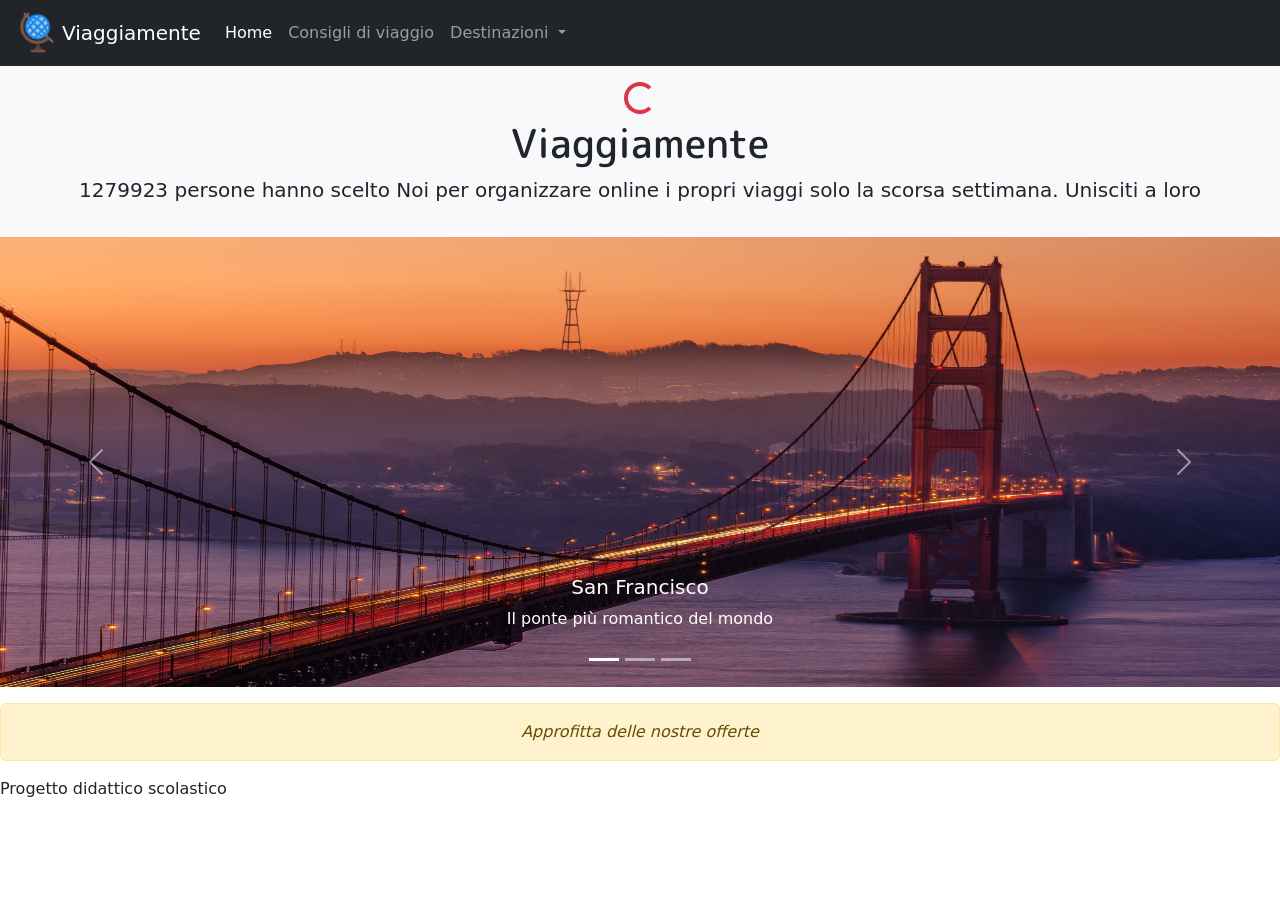
<file: index.html>
<!DOCTYPE html>
<html lang="it">
<head>
    <meta charset="UTF-8">
    <meta name="google-site-verification" content="4mt7wmn2r98VroYAUN1gkVUrs6eqMzn1UBczrOM54XU" />
    <meta name="viewport" content="width=device-width, initial-scale=1">
    <link href="https://cdn.jsdelivr.net/npm/bootstrap@5.3.3/dist/css/bootstrap.min.css" rel="stylesheet" integrity="sha384-QWTKZyjpPEjISv5WaRU9OFeRpok6YctnYmDr5pNlyT2bRjXh0JMhjY6hW+ALEwIH" crossorigin="anonymous">
  <link rel="stylesheet" href="css/style.css">
<title>ViaggiaMente - La tua agenzia di viaggio</title>
</head>
<body>
<!-- NAVBAR -->
 <nav class="navbar navbar-expand-lg navbar-dark bg-dark">
  <div class="container-fluid">
   <img src="images/earth.png" width="50px" height="50px">
    <a class="navbar-brand" href="#">Viaggiamente</a>
    <button class="navbar-toggler" type="button" data-bs-toggle="collapse" data-bs-target="#navbarSupportedContent" aria-controls="navbarSupportedContent" aria-expanded="false" aria-label="Toggle navigation">
      <span class="navbar-toggler-icon"></span>
    </button>
    <div class="collapse navbar-collapse" id="navbarSupportedContent">
      <ul class="navbar-nav me-auto mb-2 mb-lg-0">
        <li class="nav-item">
          <a class="nav-link active" aria-current="page" href="#">Home</a>
        </li>
        <li class="nav-item">
          <a class="nav-link" href="./pages/consigli.html">Consigli di viaggio</a>
        </li>
        <li class="nav-item dropdown">
          <a class="nav-link dropdown-toggle" href="#" id="navbarDropdown" role="button" data-bs-toggle="dropdown" aria-expanded="false">
            Destinazioni
          </a>
          <ul class="dropdown-menu" aria-labelledby="navbarDropdown">
            <li><a class="dropdown-item" href="#">America</a></li>
            <li><a class="dropdown-item" href="./pages/europa.html">Europa</a></li>
           <li><a class="dropdown-item" href="#">Asia</a></li>
            <li><a class="dropdown-item" href="#">Oceania</a></li>
          </ul>
        </li>
        
      </ul>
   
    </div>
  </div>
</nav>
 
 <!-- BANNER  -->
<div class="bg-light text-center py-3">
   <div class="spinner-border text-danger" role="status">
        <span class="visually-hidden">Loading...</span>
    </div>
    <h1 class="banner"> Viaggiamente</h1>
    <p class="lead">1279923 persone hanno scelto Noi per organizzare online i propri viaggi solo la scorsa settimana.
    <b>Unisciti a loro</b> </p>
</div>
 

<!-- CARUSEL --> 
<div id="carouselExampleCaptions" class="carousel slide" data-bs-ride="carousel">
  <div class="carousel-indicators">
    <button type="button" data-bs-target="#carouselExampleCaptions" data-bs-slide-to="0" class="active" aria-current="true" aria-label="Slide 1"></button>
    <button type="button" data-bs-target="#carouselExampleCaptions" data-bs-slide-to="1" aria-label="Slide 2"></button>
    <button type="button" data-bs-target="#carouselExampleCaptions" data-bs-slide-to="2" aria-label="Slide 3"></button>
  </div>
  <div class="carousel-inner">
    <div class="carousel-item active">
      <img src="./images/sanFrancisco.jpg" class="d-block w-100" height="450px" alt="...">
      <div class="carousel-caption d-none d-md-block">
        <h5>San Francisco</h5>
        <p>Il ponte più romantico del mondo</p>
      </div>
    </div>
    <div class="carousel-item">
      <img src="./images/Sydney.jpg" class="d-block w-100" height="450px" alt="...">
      <div class="carousel-caption d-none d-md-block">
        <h5>Sydney</h5>
        <p>Tutto il fascino dell'Australia</p>
      </div>
    </div>
    <div class="carousel-item">
      <img src="./images/Japan.jpg" class="d-block w-100" height="450px" alt="...">
      <div class="carousel-caption d-none d-md-block">
        <h5>Tokyo</h5>
        <p>Lasciati incantare dalla cultura giapponese</p>
      </div>
    </div>
  </div>
  <button class="carousel-control-prev" type="button" data-bs-target="#carouselExampleCaptions" data-bs-slide="prev">
    <span class="carousel-control-prev-icon" aria-hidden="true"></span>
    <span class="visually-hidden">Previous</span>
  </button>
  <button class="carousel-control-next" type="button" data-bs-target="#carouselExampleCaptions" data-bs-slide="next">
    <span class="carousel-control-next-icon" aria-hidden="true"></span>
    <span class="visually-hidden">Next</span>
  </button>
</div>

<div class="alert alert-warning text-center mt-3 fst-italic" role="alert">
   Approfitta delle nostre offerte 
  
</div>



    <p></p>
    <p>Progetto didattico scolastico</p>
    <script src="https://cdn.jsdelivr.net/npm/bootstrap@5.3.3/dist/js/bootstrap.bundle.min.js" integrity="sha384-YvpcrYf0tY3lHB60NNkmXc5s9fDVZLESaAA55NDzOxhy9GkcIdslK1eN7N6jIeHz" crossorigin="anonymous"></script>
  </body>
</html>
</file>
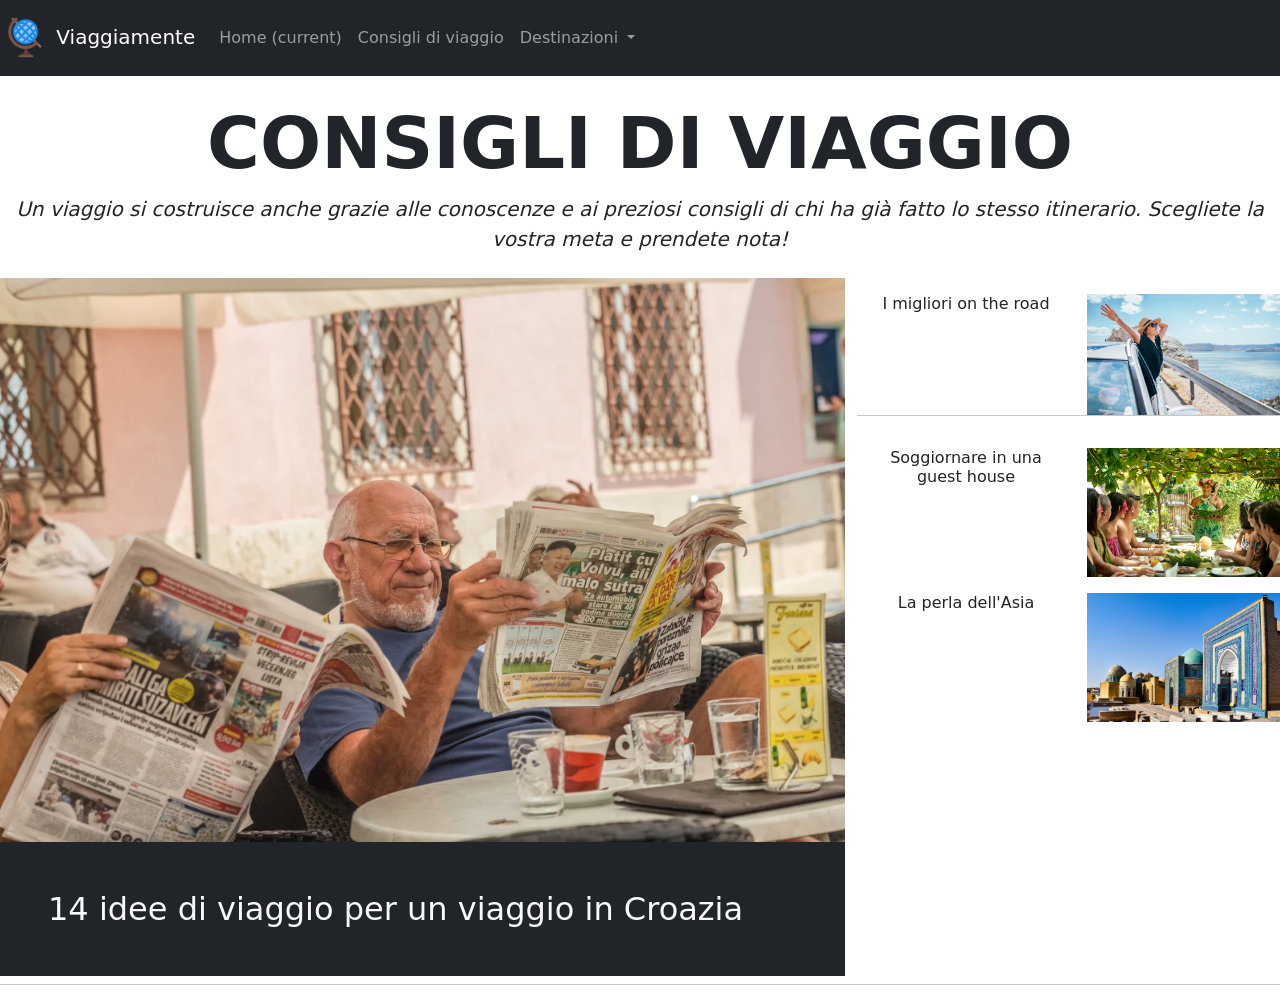
<file: pages/consigli copy.html>
<!DOCTYPE html>
<html lang="en">

<head>
  <meta charset="UTF-8">
  <meta name="viewport" content="width=device-width, initial-scale=1.0">
  <title>Consigli di viaggio</title>
  <link href="https://cdn.jsdelivr.net/npm/bootstrap@5.3.3/dist/css/bootstrap.min.css" rel="stylesheet" integrity="sha384-QWTKZyjpPEjISv5WaRU9OFeRpok6YctnYmDr5pNlyT2bRjXh0JMhjY6hW+ALEwIH" crossorigin="anonymous">
  <link rel="stylesheet" type="text/css" href="../css/style.css">
</head>

<body>
  <!-- NAVBAR -->
  <nav class="navbar navbar-expand-md navbar-dark bg-dark">
    <a class="navbar-brand"> <img src="../images/earth.png" width="50px" height="50px"> Viaggiamente</a>
    <button class="navbar-toggler" type="button" data-toggle="collapse" data-target="#navbarSupportedContent"
      aria-controls="navbarSupportedContent" aria-expanded="false" aria-label="Toggle navigation">
      <span class="navbar-toggler-icon"></span>
    </button>

    <div class="collapse navbar-collapse" id="navbarSupportedContent">
      <ul class="navbar-nav mr-auto">
        <li class="nav-item">
          <a class="nav-link" href="../index.html">Home <span class="sr-only">(current)</span></a>
        </li>
        <li class="nav-item">
          <a class="nav-link" href="./consigli.html">Consigli di viaggio</a>
        </li>
        <li class="nav-item dropdown active">
          <a class="nav-link dropdown-toggle" href="#" id="navbarDropdown" role="button" data-toggle="dropdown"
            data-bs-toggle="dropdown" aria-expanded="false">
            Destinazioni
          </a>
          <div class="dropdown-menu" aria-labelledby="navbarDropdown">
            <a class="dropdown-item" href="#">America</a>
            <a class="dropdown-item" href="#">Europa</a>
            <a class="dropdown-item" href="#">Asia</a>
            <a class="dropdown-item" href="#">Oceania</a>
          </div>
        </li>
      </ul>

    </div>
  </nav>

  <div class="text-center mt-4">
    <h2 class="display-2 fw-bold">CONSIGLI DI VIAGGIO</h2>
    <p class="fs-5 fw-ligth fst-italic">Un viaggio si costruisce anche grazie alle conoscenze e ai preziosi consigli di chi ha già fatto lo stesso itinerario. Scegliete la vostra meta e prendete nota!</p>

  </div>

  <div class="row mt-4 ">
    <div class="col-md-8">
      <img src="../images/lp.webp" class="w-100">
      <h2 class="bg-dark text-light p-5">14 idee di viaggio per un viaggio in Croazia</h2>

    </div>
    <div class="col-md-4 text-center">
      <div class="row">
      <div class="col-sm-6 mt-3">
        <h6>I migliori on the road</h6>
        <p class="articolo d-block d-md-none  ">Lorem ipsum dolor sit amet consectetur adipisicing elit. Nostrum maiores
          ullam tenetur sit qui magni dolores pariatur animi illum vero, ea quaerat impedit itaque porro fugiat, fugit a
          laborum et.
          </p>
      </div>
      <div class="col-sm-6 mt-3">
        <img src="../images/viaggi1.png" class="w-100 foto">
       

      </div>
    
      <hr>
   
      <div class="col-sm-6 mt-3">
        <h6>Soggiornare in una guest house</h6>
        <p class="articolo d-block d-md-none">Lorem ipsum dolor sit amet consectetur adipisicing elit. Nostrum maiores
          ullam tenetur sit qui magni dolores pariatur animi illum vero, ea quaerat impedit itaque porro fugiat, fugit a
          laborum et.
          </p>
      </div>
      <div class="col-sm-6 mt-3">

      <img src="../images/viaggi2.jpg" class="w-100 foto">
    </div>
    <div class="col-sm-6 mt-3">
      <h6>La perla dell'Asia</h6>
      <p class=" articolo d-block d-md-none">Lorem ipsum dolor sit amet consectetur adipisicing elit. Nostrum maiores ullam
      tenetur sit qui magni dolores pariatur animi illum vero, ea quaerat impedit itaque porro fugiat, fugit a laborum
      et.
      
      </div>
      <div class="col-sm-6 mt-3">
        <img src="../images//uzb.jpg" class="w-100 foto">
    </div>
  </div>
 
  </div>
  <hr>



  </div>

  </div>








  <script src="https://cdn.jsdelivr.net/npm/bootstrap@5.3.3/dist/js/bootstrap.bundle.min.js" integrity="sha384-YvpcrYf0tY3lHB60NNkmXc5s9fDVZLESaAA55NDzOxhy9GkcIdslK1eN7N6jIeHz" crossorigin="anonymous"></script>
</body>

</html>
</file>
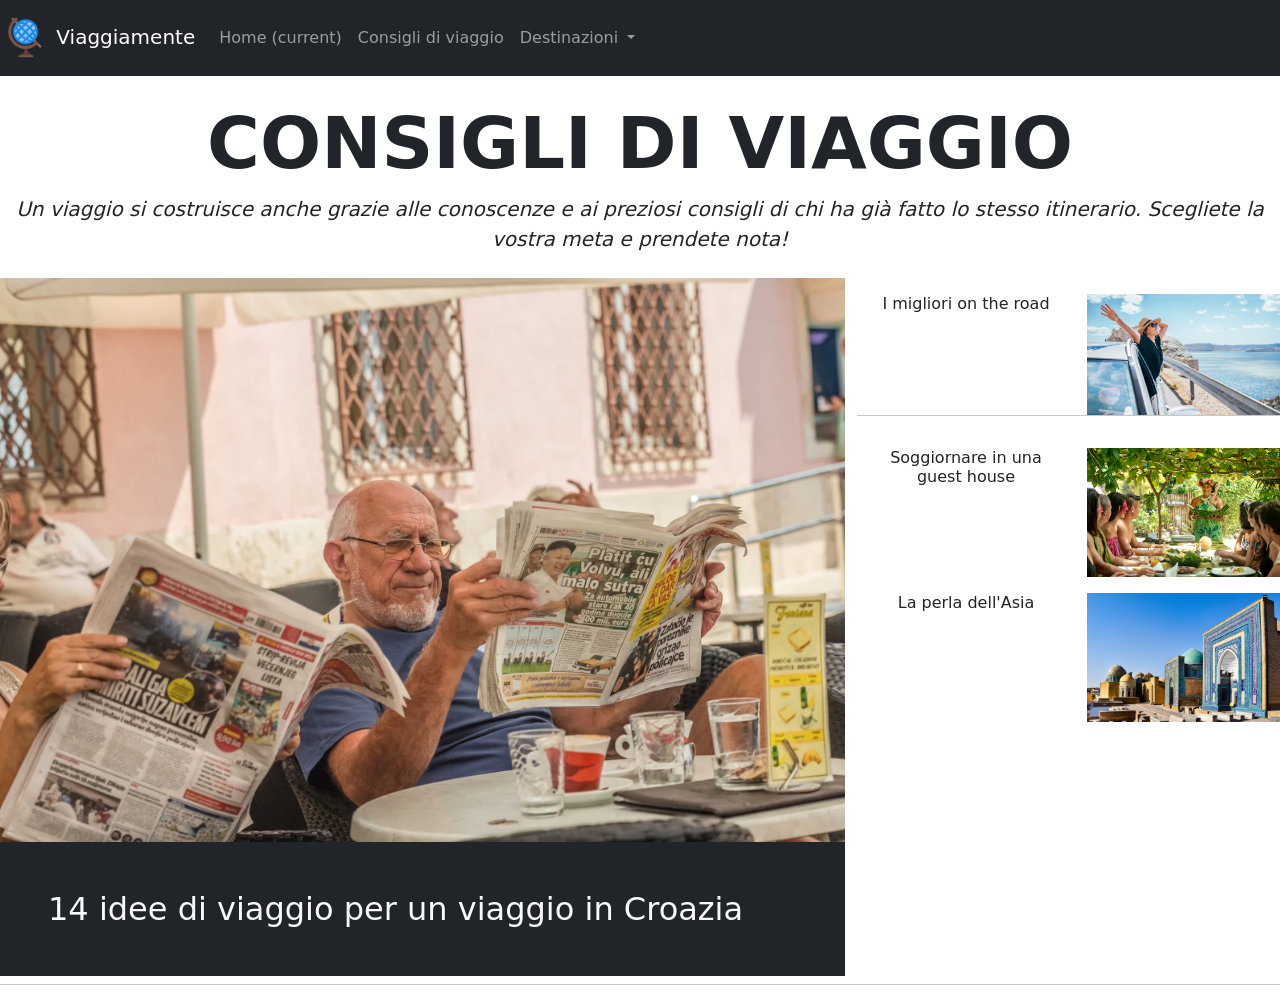
<file: pages/consigli.html>
<!DOCTYPE html>
<html lang="en">

<head>
  <meta charset="UTF-8">
  <meta name="viewport" content="width=device-width, initial-scale=1.0">
  <title>Consigli di viaggio</title>
  <link href="https://cdn.jsdelivr.net/npm/bootstrap@5.3.3/dist/css/bootstrap.min.css" rel="stylesheet" integrity="sha384-QWTKZyjpPEjISv5WaRU9OFeRpok6YctnYmDr5pNlyT2bRjXh0JMhjY6hW+ALEwIH" crossorigin="anonymous">
  <link rel="stylesheet" type="text/css" href="../css/style.css">
</head>

<body>
  <!-- NAVBAR -->
  <nav class="navbar navbar-expand-md navbar-dark bg-dark">
    <a class="navbar-brand"> <img src="../images/earth.png" width="50px" height="50px"> Viaggiamente</a>
    <button class="navbar-toggler" type="button" data-toggle="collapse" data-target="#navbarSupportedContent"
      aria-controls="navbarSupportedContent" aria-expanded="false" aria-label="Toggle navigation">
      <span class="navbar-toggler-icon"></span>
    </button>

    <div class="collapse navbar-collapse" id="navbarSupportedContent">
      <ul class="navbar-nav mr-auto">
        <li class="nav-item">
          <a class="nav-link" href="../index.html">Home <span class="sr-only">(current)</span></a>
        </li>
        <li class="nav-item">
          <a class="nav-link" href="./consigli.html">Consigli di viaggio</a>
        </li>
        <li class="nav-item dropdown active">
          <a class="nav-link dropdown-toggle" href="#" id="navbarDropdown" role="button" data-toggle="dropdown"
            data-bs-toggle="dropdown" aria-expanded="false">
            Destinazioni
          </a>
          <div class="dropdown-menu" aria-labelledby="navbarDropdown">
            <a class="dropdown-item" href="#">America</a>
            <a class="dropdown-item" href="#">Europa</a>
            <a class="dropdown-item" href="#">Asia</a>
            <a class="dropdown-item" href="#">Oceania</a>
          </div>
        </li>
      </ul>

    </div>
  </nav>

  <div class="text-center mt-4">
    <h2 class="display-2 fw-bold">CONSIGLI DI VIAGGIO</h2>
    <p class="fs-5 fw-ligth fst-italic">Un viaggio si costruisce anche grazie alle conoscenze e ai preziosi consigli di chi ha già fatto lo stesso itinerario. Scegliete la vostra meta e prendete nota!</p>

  </div>

  <div class="row mt-4 ">
    <div class="col-md-8">
      <img src="../images/lp.webp" class="w-100">
      <h2 class="bg-dark text-light p-5">14 idee di viaggio per un viaggio in Croazia</h2>

    </div>
    <div class="col-md-4 text-center">
      <div class="row">
      <div class="col-sm-6 mt-3">
        <h6>I migliori on the road</h6>
        <p class="articolo d-block d-md-none  ">Lorem ipsum dolor sit amet consectetur adipisicing elit. Nostrum maiores
          ullam tenetur sit qui magni dolores pariatur animi illum vero, ea quaerat impedit itaque porro fugiat, fugit a
          laborum et.
          </p>
      </div>
      <div class="col-sm-6 mt-3">
        <img src="../images/viaggi1.png" class="w-100 foto">
       

      </div>
    
      <hr>
   
      <div class="col-sm-6 mt-3">
        <h6>Soggiornare in una guest house</h6>
        <p class="articolo d-block d-md-none">Lorem ipsum dolor sit amet consectetur adipisicing elit. Nostrum maiores
          ullam tenetur sit qui magni dolores pariatur animi illum vero, ea quaerat impedit itaque porro fugiat, fugit a
          laborum et.
          </p>
      </div>
      <div class="col-sm-6 mt-3">

      <img src="../images/viaggi2.jpg" class="w-100 foto">
    </div>
    <div class="col-sm-6 mt-3">
      <h6>La perla dell'Asia</h6>
      <p class=" articolo d-block d-md-none">Lorem ipsum dolor sit amet consectetur adipisicing elit. Nostrum maiores ullam
      tenetur sit qui magni dolores pariatur animi illum vero, ea quaerat impedit itaque porro fugiat, fugit a laborum
      et.
      
      </div>
      <div class="col-sm-6 mt-3">
        <img src="../images//uzb.jpg" class="w-100 foto">
    </div>
  </div>
 
  </div>
  <hr>



  </div>

  </div>








  <script src="https://cdn.jsdelivr.net/npm/bootstrap@5.3.3/dist/js/bootstrap.bundle.min.js" integrity="sha384-YvpcrYf0tY3lHB60NNkmXc5s9fDVZLESaAA55NDzOxhy9GkcIdslK1eN7N6jIeHz" crossorigin="anonymous"></script>
</body>

</html>
</file>
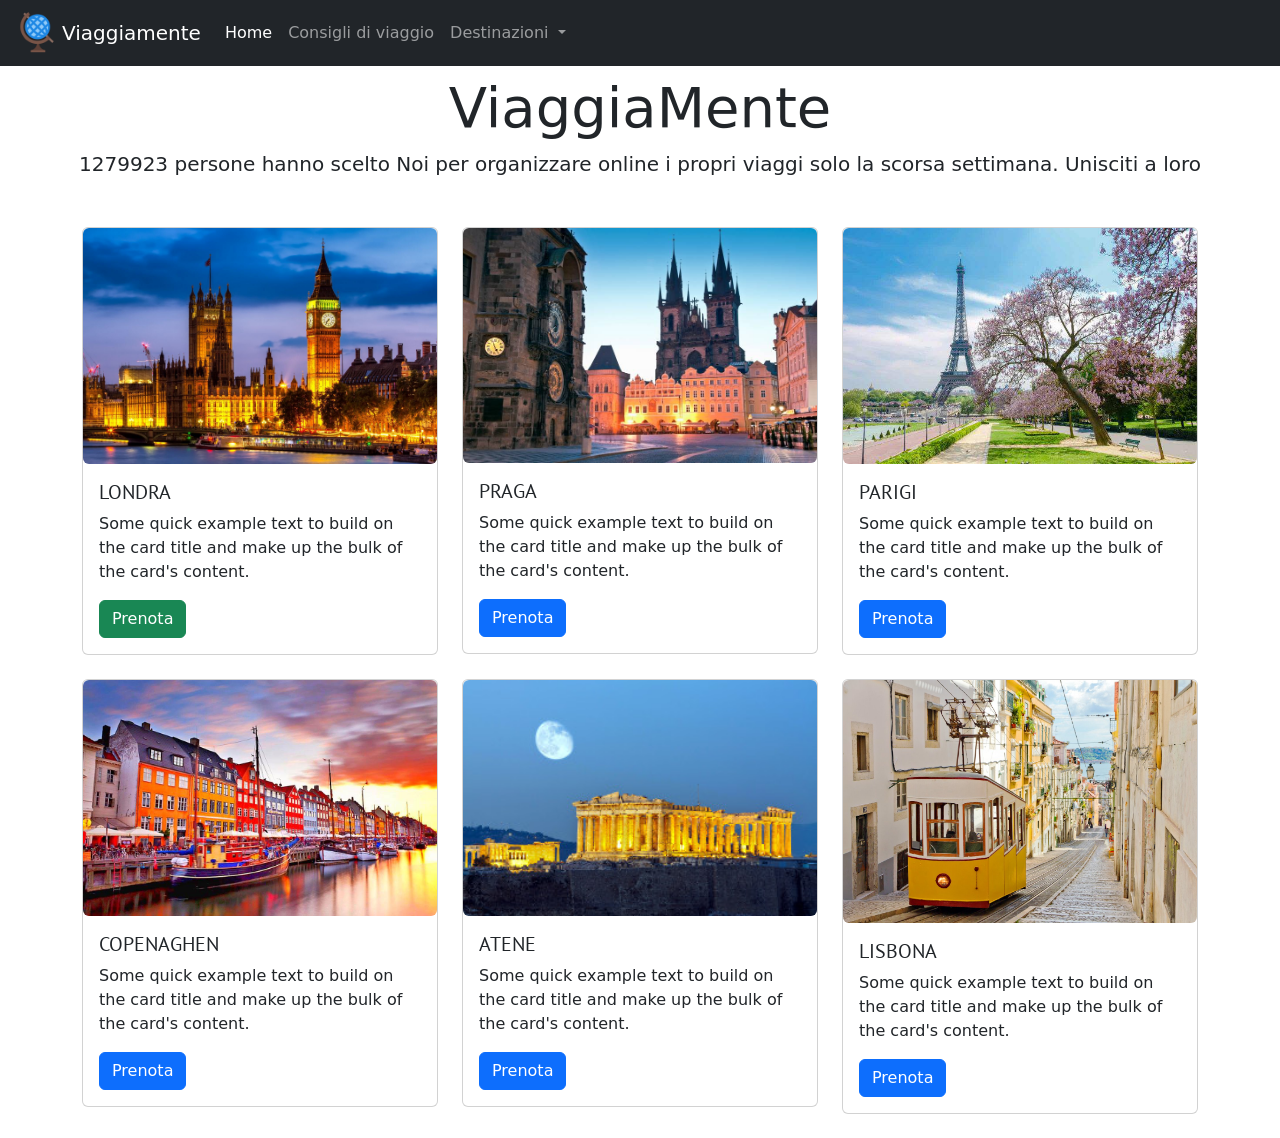
<file: pages/europa.html>
<!DOCTYPE html>
<html lang="it">
<head>
    <meta charset="UTF-8">
    <meta name="viewport" content="width=device-width, initial-scale=1, shrink-to-fit=no">
    <link href="https://cdn.jsdelivr.net/npm/bootstrap@5.3.3/dist/css/bootstrap.min.css" rel="stylesheet" integrity="sha384-QWTKZyjpPEjISv5WaRU9OFeRpok6YctnYmDr5pNlyT2bRjXh0JMhjY6hW+ALEwIH" crossorigin="anonymous">
  
<link rel="stylesheet" type="text/css" href="../css/style.css">
<link href="https://fonts.googleapis.com/css?family=Lemonada&display=swap" rel="stylesheet">
<title>ViaggiaMente - La tua agenzia di viaggio</title>
</head>

<body>
<!-- NAVBAR -->
<nav class="navbar navbar-expand-lg navbar-dark bg-dark">
  <div class="container-fluid">
   <img src="../images/earth.png" width="50px" height="50px">
    <a class="navbar-brand" href="#">Viaggiamente</a>
    <button class="navbar-toggler" type="button" data-bs-toggle="collapse" data-bs-target="#navbarSupportedContent" aria-controls="navbarSupportedContent" aria-expanded="false" aria-label="Toggle navigation">
      <span class="navbar-toggler-icon"></span>
    </button>
    <div class="collapse navbar-collapse" id="navbarSupportedContent">
      <ul class="navbar-nav me-auto mb-2 mb-lg-0">
        <li class="nav-item">
          <a class="nav-link active" aria-current="page" href="#">Home</a>
        </li>
        <li class="nav-item">
          <a class="nav-link" href="./consigli.html">Consigli di viaggio</a>
        </li>
        <li class="nav-item dropdown">
          <a class="nav-link dropdown-toggle" href="#" id="navbarDropdown" role="button" data-bs-toggle="dropdown" aria-expanded="false">
            Destinazioni
          </a>
          <ul class="dropdown-menu" aria-labelledby="navbarDropdown">
            <li><a class="dropdown-item" href="#">America</a></li>
            <li><a class="dropdown-item" href="./europa.html">Europa</a></li>
           <li><a class="dropdown-item" href="#">Asia</a></li>
            <li><a class="dropdown-item" href="#">Oceania</a></li>
          </ul>
        </li>
        
      </ul>
   
    </div>
  </div>
</nav>

<!-- BANNER --> 
<div class="jumbotron p-2 mb-0">
  <h1 class="display-4 text-center">ViaggiaMente</h1>
  <p class="lead text-center">1279923 persone hanno scelto Noi per organizzare online i propri viaggi solo la scorsa settimana.
      <strong>Unisciti a loro</strong> </p>
</div>

<div class="container mt-4" >
            <div class="row ">
                <div class="col-md-4 col-sm-6 mb-4">
                    <div class="card">
          <img src="../images/Londra.jpg" class="card-img-top w-100 rounded" alt="...">
          <div class="card-body">
            <h5 class="card-title titolo-card">LONDRA</h5>
            <p class="card-text">Some quick example text to build on the card title and make up the bulk of the card's content.</p>
            <a href="#" class="btn btn-success">Prenota</a>
          </div>
            </div>
        </div>
  
    
      
        <div class="col-md-4 col-sm-6 mb-4" >
           <div class="card">
              <img src="../images/Praga.jpg" class="card-img-top w-100 rounded" alt="...">
              <div class="card-body">
                <h5 class="card-title titolo-card">PRAGA</h5>
                <p class="card-text">Some quick example text to build on the card title and make up the bulk of the card's content.</p>
                <a href="#" class="btn btn-primary">Prenota</a>
              </div>
            </div>
        </div>
    
     
      
        <div class="col-md-4 col-sm-6 mb-4">
           <div class="card" >
              <img src="../images/Parigi.jpg" class="card-img-top w-100 rounded" alt="...">
              <div class="card-body">
                <h5 class="card-title titolo-card">PARIGI</h5>
                <p class="card-text">Some quick example text to build on the card title and make up the bulk of the card's content.</p>
                <a href="#" class="btn btn-primary">Prenota</a>
              </div>
            </div>
        </div>
    
    
   <div class="col-md-4 col-sm-6 mb-4">
             <div class="card" >
              <img src="../images/copenaghen.jpg" class="card-img-top w-100  rounded" alt="...">
              <div class="card-body">
                <h5 class="card-title titolo-card">COPENAGHEN</h5>
                <p class="card-text">Some quick example text to build on the card title and make up the bulk of the card's content.</p>
                <a href="#" class="btn btn-primary">Prenota</a>
              </div>
            </div>
        </div>
     
      
        <div class="col-md-4 col-sm-6 mb-4">
             <div class="card">
              <img src="../images/Atene.jpg" class="card-img-top w-100 rounded" alt="...">
              <div class="card-body">
                <h5 class="card-title titolo-card">ATENE</h5>
                <p class="card-text">Some quick example text to build on the card title and make up the bulk of the card's content.</p>
                <a href="#" class="btn btn-primary">Prenota</a>
              </div>
            </div>
        </div>
    
    
      
        
        <div class="col-md-4 col-sm-6 mb-4">
             <div class="card" >
              <img src="../images/lisbona.jpg" class="card-img-top w-100 rounded" alt="...">
              <div class="card-body">
                <h5 class="card-title titolo-card">LISBONA</h5>
                <p class="card-text">Some quick example text to build on the card title and make up the bulk of the card's content.</p>
                <a href="#" class="btn btn-primary">Prenota</a>
              </div>
            </div>
        </div>
</div>
    </div>



    <script src="https://cdn.jsdelivr.net/npm/bootstrap@5.3.3/dist/js/bootstrap.bundle.min.js" integrity="sha384-YvpcrYf0tY3lHB60NNkmXc5s9fDVZLESaAA55NDzOxhy9GkcIdslK1eN7N6jIeHz" crossorigin="anonymous"></script>
</body>
</html>
</file>
<file: css/style.css>
@import url('https://fonts.googleapis.com/css2?family=PT+Sans:wght@700&display=swap');
@import url("https://cdn.jsdelivr.net/npm/bootstrap-icons@1.11.3/font/bootstrap-icons.min.css");
@import url('https://fonts.googleapis.com/css2?family=Josefin+Sans&family=M+PLUS+Rounded+1c&display=swap');

.imgCarusel{
    max-width: 80%;
    max-height: 500px;
}


.titolo{
    font-size: 100px;
    font-family: 'Baloo Chettan 2', cursive;
}

.titolo-card{
    font-family: 'PT Sans', sans-serif;
}

.banner{
    font-family: 'M PLUS Rounded 1c', sans-serif;
    font-size: 40px;
}
 
/* .articolo {
    display: none;
} */



@media screen and (max-width: 576px) {
    .foto {
      width:100% !important;
    }
    h6 {
        font-size: 30px;
        font-weight: bold;
    }
  }

  @media screen and (max-width: 768px) {
  
    h6 {
        font-size: 27px;
        font-weight: bold;
    }
  }


  .contatti {
    height: 100vh;
    display: flex;
    align-items: center;
    justify-content: center;
  }
</file>
